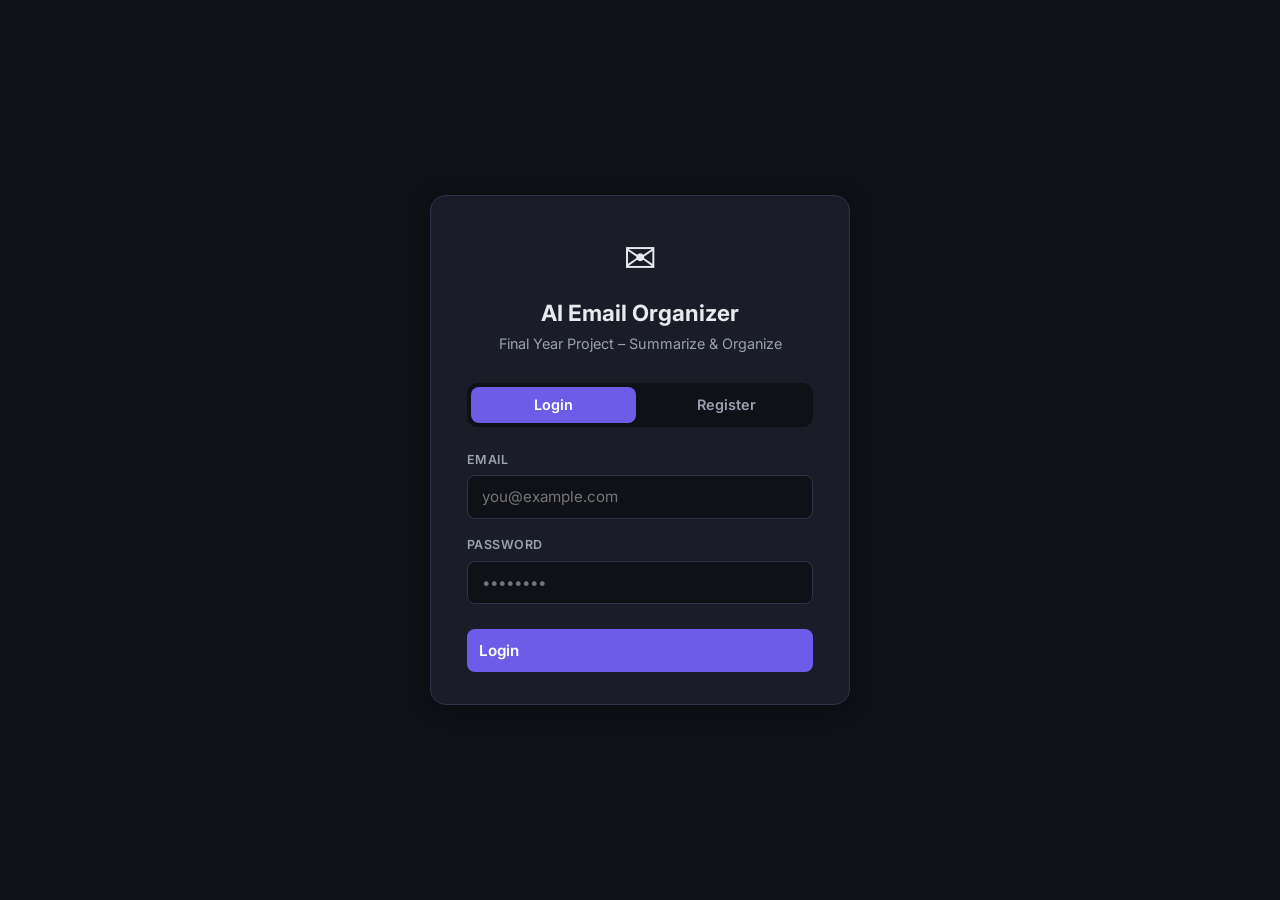
<file: static/login.html>
<!DOCTYPE html>
<html lang="en">
<head>
  <meta charset="UTF-8" />
  <meta name="viewport" content="width=device-width, initial-scale=1.0" />
  <title>Login – AI Email Organizer</title>
  <link rel="stylesheet" href="/static/style.css" />
  <link href="https://fonts.googleapis.com/css2?family=Inter:wght@400;500;600;700&display=swap" rel="stylesheet" />
  <style>
    body {
      display: flex;
      align-items: center;
      justify-content: center;
      min-height: 100vh;
      background: var(--bg);
      margin: 0;
    }
    .auth-card {
      background: var(--surface);
      border: 1px solid var(--border);
      border-radius: 16px;
      width: 100%;
      max-width: 420px;
      padding: 2rem 2.25rem;
      box-shadow: var(--shadow);
    }
    .auth-logo {
      text-align: center;
      margin-bottom: 1.75rem;
    }
    .auth-logo .icon {
      font-size: 2.5rem;
      display: block;
      margin-bottom: 0.5rem;
    }
    .auth-logo h1 {
      font-size: 1.4rem;
      font-weight: 700;
    }
    .auth-logo p {
      color: var(--text-muted);
      font-size: 0.9rem;
      margin-top: 0.25rem;
    }
    .tabs {
      display: flex;
      gap: 0.5rem;
      margin-bottom: 1.5rem;
      background: var(--bg);
      border-radius: 10px;
      padding: 4px;
    }
    .tab {
      flex: 1;
      text-align: center;
      padding: 0.6rem;
      border-radius: 8px;
      cursor: pointer;
      font-weight: 600;
      font-size: 0.9rem;
      color: var(--text-muted);
      border: none;
      background: transparent;
      font-family: inherit;
    }
    .tab.active {
      background: var(--primary);
      color: white;
    }
    .form-group { margin-bottom: 1.1rem; }
    .form-group label {
      display: block;
      font-size: 0.78rem;
      font-weight: 600;
      color: var(--text-muted);
      margin-bottom: 0.35rem;
      text-transform: uppercase;
      letter-spacing: 0.04em;
    }
    .form-group input {
      width: 100%;
      background: var(--bg);
      border: 1px solid var(--border);
      border-radius: 8px;
      padding: 0.7rem 0.9rem;
      color: var(--text);
      font-size: 0.95rem;
      font-family: inherit;
    }
    .form-group input:focus {
      outline: none;
      border-color: var(--primary);
    }
    .auth-btn {
      width: 100%;
      margin-top: 0.5rem;
      padding: 0.75rem;
      font-size: 0.95rem;
    }
    .auth-error {
      background: rgba(231, 76, 60, 0.15);
      color: var(--danger);
      padding: 0.65rem 0.9rem;
      border-radius: 8px;
      font-size: 0.85rem;
      margin-bottom: 1rem;
      display: none;
    }
</style>
</head>
<body>
  <div class="auth-card">
    <div class="auth-logo">
      <span class="icon">✉</span>
      <h1>AI Email Organizer</h1>
      <p>Final Year Project – Summarize & Organize</p>
    </div>

    <div class="tabs">
      <button class="tab active" id="tab-login">Login</button>
      <button class="tab" id="tab-register">Register</button>
    </div>

    <div class="auth-error" id="auth-error"></div>

    <!-- Login form -->
    <form id="login-form">
      <div class="form-group">
        <label>Email</label>
        <input type="email" id="login-email" placeholder="you@example.com" required />
      </div>
      <div class="form-group">
        <label>Password</label>
        <input type="password" id="login-password" placeholder="••••••••" required minlength="6" />
      </div>
      <button type="submit" class="btn btn-primary auth-btn">Login</button>
    </form>

    <!-- Register form (hidden by default) -->
    <form id="register-form" style="display:none;">
      <div class="form-group">
        <label>Full Name</label>
        <input type="text" id="reg-name" placeholder="Your name" required minlength="2" />
      </div>
      <div class="form-group">
        <label>Email</label>
        <input type="email" id="reg-email" placeholder="you@example.com" required />
      </div>
      <div class="form-group">
        <label>Password</label>
        <input type="password" id="reg-password" placeholder="At least 6 characters" required minlength="6" />
      </div>
      <button type="submit" class="btn btn-primary auth-btn">Create Account</button>
    </form>
</div>

  <script>
    // Redirect if already logged in
    if (localStorage.getItem("token")) {
      window.location.href = "/";
    }

    const tabLogin = document.getElementById("tab-login");
    const tabRegister = document.getElementById("tab-register");
    const loginForm = document.getElementById("login-form");
    const registerForm = document.getElementById("register-form");
    const errorEl = document.getElementById("auth-error");

    tabLogin.addEventListener("click", () => {
      tabLogin.classList.add("active");
      tabRegister.classList.remove("active");
      loginForm.style.display = "block";
      registerForm.style.display = "none";
      errorEl.style.display = "none";
    });

    tabRegister.addEventListener("click", () => {
      tabRegister.classList.add("active");
      tabLogin.classList.remove("active");
      registerForm.style.display = "block";
      loginForm.style.display = "none";
      errorEl.style.display = "none";
    });

    function showError(msg) {
      errorEl.textContent = msg;
      errorEl.style.display = "block";
    }

    function saveSession(data) {
      localStorage.setItem("token", data.access_token);
      localStorage.setItem("user", JSON.stringify(data.user));
      window.location.href = "/";
    }

    loginForm.addEventListener("submit", async (e) => {
      e.preventDefault();
      errorEl.style.display = "none";
      try {
        const res = await fetch("/api/auth/login", {
          method: "POST",
          headers: { "Content-Type": "application/json" },
          body: JSON.stringify({
            email: document.getElementById("login-email").value.trim(),
            password: document.getElementById("login-password").value,
          }),
        });
        const data = await res.json();
        if (!res.ok) throw new Error(data.detail || "Login failed");
        saveSession(data);
      } catch (err) {
        showError(err.message);
      }
    });

    registerForm.addEventListener("submit", async (e) => {
      e.preventDefault();
      errorEl.style.display = "none";
      try {
        const res = await fetch("/api/auth/register", {
          method: "POST",
          headers: { "Content-Type": "application/json" },
          body: JSON.stringify({
            full_name: document.getElementById("reg-name").value.trim(),
            email: document.getElementById("reg-email").value.trim(),
            password: document.getElementById("reg-password").value,
          }),
        });
        const data = await res.json();
        if (!res.ok) throw new Error(data.detail || "Registration failed");
        saveSession(data);
      } catch (err) {
        showError(err.message);
      }
    });
  </script>
</body>
</html>
</file>
<file: static/style.css>
:root {
  --bg: #0f1117;
  --surface: #1a1d27;
  --surface-2: #242836;
  --border: #2e3348;
  --text: #e8eaed;
  --text-muted: #9aa0b0;
  --primary: #6c5ce7;
  --primary-hover: #5a4bd1;
  --danger: #e74c3c;
  --success: #2ecc71;
  --high: #ff6b6b;
  --medium: #feca57;
  --low: #48dbfb;
  --radius: 10px;
  --shadow: 0 4px 24px rgba(0, 0, 0, 0.4);
  --font: "Inter", system-ui, -apple-system, sans-serif;
}

* {
  box-sizing: border-box;
  margin: 0;
  padding: 0;
}

body {
  font-family: var(--font);
  background: var(--bg);
  color: var(--text);
  min-height: 100vh;
  line-height: 1.5;
}

.app {
  display: grid;
  grid-template-columns: 240px 1fr 0fr;
  height: 100vh;
  transition: grid-template-columns 0.25s ease;
}

.app.detail-open {
  grid-template-columns: 240px 1fr 380px;
}

/* Sidebar */
.sidebar {
  background: var(--surface);
  border-right: 1px solid var(--border);
  display: flex;
  flex-direction: column;
  padding: 1.25rem 0.75rem;
}

.logo {
  display: flex;
  align-items: center;
  gap: 0.6rem;
  font-weight: 700;
  font-size: 1.15rem;
  padding: 0.5rem 0.75rem 1.5rem;
  color: var(--text);
}

.logo-icon {
  font-size: 1.4rem;
}

.nav {
  display: flex;
  flex-direction: column;
  gap: 0.25rem;
  flex: 1;
}

.nav-btn {
  display: flex;
  align-items: center;
  gap: 0.6rem;
  background: transparent;
  border: none;
  color: var(--text-muted);
  padding: 0.65rem 0.85rem;
  border-radius: 8px;
  cursor: pointer;
  font-size: 0.9rem;
  font-weight: 500;
  text-align: left;
  transition: all 0.15s;
  width: 100%;
}

.nav-btn:hover {
  background: var(--surface-2);
  color: var(--text);
}

.nav-btn.active {
  background: rgba(108, 92, 231, 0.15);
  color: #a29bfe;
}

.badge {
  margin-left: auto;
  background: var(--surface-2);
  color: var(--text-muted);
  font-size: 0.75rem;
  padding: 0.15rem 0.5rem;
  border-radius: 999px;
  font-weight: 600;
}

.sidebar-footer {
  padding: 1rem 0.5rem 0.5rem;
  border-top: 1px solid var(--border);
}

/* Main */
.main {
  display: flex;
  flex-direction: column;
  overflow: hidden;
  background: var(--bg);
}

.header {
  display: flex;
  align-items: center;
  justify-content: space-between;
  padding: 1.25rem 1.75rem;
  border-bottom: 1px solid var(--border);
}

.header h1 {
  font-size: 1.35rem;
  font-weight: 600;
}

.header-actions {
  display: flex;
  gap: 0.75rem;
}

.stats-bar {
  display: flex;
  gap: 1rem;
  padding: 0.85rem 1.75rem;
  border-bottom: 1px solid var(--border);
  flex-wrap: wrap;
  background: var(--surface);
}

.stat-chip {
  background: var(--surface-2);
  padding: 0.35rem 0.75rem;
  border-radius: 999px;
  font-size: 0.8rem;
  color: var(--text-muted);
  display: flex;
  align-items: center;
  gap: 0.4rem;
}

.stat-chip strong {
  color: var(--text);
}

/* Email list */
.email-list {
  flex: 1;
  overflow-y: auto;
  padding: 0.75rem 1.25rem 1.5rem;
}

.email-card {
  background: var(--surface);
  border: 1px solid var(--border);
  border-radius: var(--radius);
  padding: 1rem 1.15rem;
  margin-bottom: 0.65rem;
  cursor: pointer;
  transition: all 0.15s;
  display: grid;
  grid-template-columns: 1fr auto;
  gap: 0.5rem;
}

.email-card:hover {
  border-color: var(--primary);
  transform: translateY(-1px);
  box-shadow: var(--shadow);
}

.email-card.active {
  border-color: var(--primary);
  background: rgba(108, 92, 231, 0.08);
}

.email-card-main {
  min-width: 0;
}

.email-top {
  display: flex;
  align-items: center;
  gap: 0.6rem;
  margin-bottom: 0.25rem;
}

.email-sender {
  font-weight: 600;
  font-size: 0.9rem;
  white-space: nowrap;
  overflow: hidden;
  text-overflow: ellipsis;
}

.email-date {
  font-size: 0.75rem;
  color: var(--text-muted);
  margin-left: auto;
  white-space: nowrap;
}

.email-subject {
  font-weight: 500;
  font-size: 0.95rem;
  margin-bottom: 0.3rem;
  white-space: nowrap;
  overflow: hidden;
  text-overflow: ellipsis;
}

.email-summary {
  font-size: 0.82rem;
  color: var(--text-muted);
  display: -webkit-box;
  -webkit-line-clamp: 2;
  -webkit-box-orient: vertical;
  overflow: hidden;
}

.email-tags {
  display: flex;
  flex-direction: column;
  align-items: flex-end;
  gap: 0.35rem;
}

.tag {
  font-size: 0.7rem;
  font-weight: 600;
  padding: 0.2rem 0.55rem;
  border-radius: 6px;
  text-transform: uppercase;
  letter-spacing: 0.03em;
}

.tag-category {
  background: rgba(108, 92, 231, 0.2);
  color: #a29bfe;
}

.tag-priority-High {
  background: rgba(255, 107, 107, 0.2);
  color: var(--high);
}

.tag-priority-Medium {
  background: rgba(254, 202, 87, 0.2);
  color: var(--medium);
}

.tag-priority-Low {
  background: rgba(72, 219, 251, 0.2);
  color: var(--low);
}

.empty-state {
  text-align: center;
  padding: 4rem 2rem;
  color: var(--text-muted);
}

.empty-state p {
  margin-bottom: 1.25rem;
  font-size: 1.05rem;
}

/* Detail panel */
.detail-panel {
  background: var(--surface);
  border-left: 1px solid var(--border);
  overflow-y: auto;
  display: flex;
  flex-direction: column;
  padding: 0;
  opacity: 0;
  pointer-events: none;
  transition: opacity 0.2s;
}

.app.detail-open .detail-panel {
  opacity: 1;
  pointer-events: auto;
}

.detail-header {
  padding: 1.25rem 1.25rem 0.75rem;
  display: flex;
  align-items: flex-start;
  gap: 0.75rem;
}

.close-detail {
  background: transparent;
  border: none;
  color: var(--text-muted);
  font-size: 1.1rem;
  cursor: pointer;
  padding: 0.25rem;
  line-height: 1;
  margin-top: 0.15rem;
}

.close-detail:hover {
  color: var(--text);
}

#detail-subject {
  font-size: 1.1rem;
  font-weight: 600;
  flex: 1;
  line-height: 1.35;
}

.detail-meta {
  padding: 0 1.25rem 1rem;
  font-size: 0.85rem;
  color: var(--text-muted);
  display: flex;
  flex-wrap: wrap;
  gap: 0.5rem 1rem;
}

.detail-section {
  padding: 0 1.25rem 1.25rem;
}

.detail-section h3 {
  font-size: 0.75rem;
  text-transform: uppercase;
  letter-spacing: 0.06em;
  color: var(--text-muted);
  margin-bottom: 0.5rem;
  font-weight: 600;
}

.summary-box {
  background: var(--surface-2);
  border-radius: 8px;
  padding: 0.85rem 1rem;
  font-size: 0.9rem;
  line-height: 1.55;
  border-left: 3px solid var(--primary);
}

.action-list {
  list-style: none;
}

.action-list li {
  background: var(--surface-2);
  border-radius: 6px;
  padding: 0.6rem 0.85rem;
  margin-bottom: 0.4rem;
  font-size: 0.85rem;
  position: relative;
  padding-left: 1.75rem;
}

.action-list li::before {
  content: "✓";
  position: absolute;
  left: 0.65rem;
  color: var(--success);
  font-weight: 700;
}

.action-list:empty::after {
  content: "No action items detected";
  color: var(--text-muted);
  font-size: 0.85rem;
}

.body-box {
  background: var(--bg);
  border: 1px solid var(--border);
  border-radius: 8px;
  padding: 1rem;
  font-size: 0.88rem;
  line-height: 1.6;
  white-space: pre-wrap;
  max-height: 280px;
  overflow-y: auto;
}

.detail-actions-bar {
  margin-top: auto;
  padding: 1rem 1.25rem;
  border-top: 1px solid var(--border);
  display: flex;
  flex-wrap: wrap;
  gap: 0.5rem;
  align-items: center;
}

/* Buttons & form */
.btn {
  border: none;
  border-radius: 8px;
  padding: 0.55rem 1.1rem;
  font-size: 0.9rem;
  font-weight: 600;
  cursor: pointer;
  font-family: inherit;
  transition: all 0.15s;
  display: inline-flex;
  align-items: center;
  gap: 0.4rem;
}

.btn-primary {
  background: var(--primary);
  color: white;
}

.btn-primary:hover {
  background: var(--primary-hover);
}

.btn-outline {
  background: transparent;
  border: 1px solid var(--border);
  color: var(--text-muted);
}

.btn-outline:hover {
  border-color: var(--text-muted);
  color: var(--text);
}

.btn-danger {
  background: rgba(231, 76, 60, 0.15);
  color: var(--danger);
}

.btn-danger:hover {
  background: rgba(231, 76, 60, 0.3);
}

.btn-sm {
  padding: 0.4rem 0.75rem;
  font-size: 0.8rem;
}

.select {
  background: var(--surface-2);
  border: 1px solid var(--border);
  color: var(--text);
  border-radius: 6px;
  padding: 0.4rem 0.6rem;
  font-size: 0.8rem;
  font-family: inherit;
  cursor: pointer;
}

/* Modal */
.modal-overlay {
  position: fixed;
  inset: 0;
  background: rgba(0, 0, 0, 0.65);
  display: flex;
  align-items: center;
  justify-content: center;
  z-index: 100;
  opacity: 0;
  pointer-events: none;
  transition: opacity 0.2s;
}

.modal-overlay.open {
  opacity: 1;
  pointer-events: auto;
}

.modal {
  background: var(--surface);
  border: 1px solid var(--border);
  border-radius: 14px;
  width: 95%;
  max-width: 520px;
  box-shadow: var(--shadow);
  transform: translateY(12px);
  transition: transform 0.2s;
}

.modal-overlay.open .modal {
  transform: translateY(0);
}

.modal-header {
  display: flex;
  align-items: center;
  justify-content: space-between;
  padding: 1.15rem 1.35rem;
  border-bottom: 1px solid var(--border);
}

.modal-header h2 {
  font-size: 1.15rem;
}

.close-modal {
  background: transparent;
  border: none;
  color: var(--text-muted);
  font-size: 1.2rem;
  cursor: pointer;
}

.close-modal:hover {
  color: var(--text);
}

#email-form {
  padding: 1.25rem 1.35rem 1.5rem;
}

.form-group {
  margin-bottom: 1rem;
}

.form-group label {
  display: block;
  font-size: 0.8rem;
  font-weight: 600;
  color: var(--text-muted);
  margin-bottom: 0.35rem;
  text-transform: uppercase;
  letter-spacing: 0.04em;
}

.form-group input,
.form-group textarea {
  width: 100%;
  background: var(--bg);
  border: 1px solid var(--border);
  border-radius: 8px;
  padding: 0.65rem 0.85rem;
  color: var(--text);
  font-family: inherit;
  font-size: 0.95rem;
  resize: vertical;
}

.form-group input:focus,
.form-group textarea:focus {
  outline: none;
  border-color: var(--primary);
}

.form-actions {
  display: flex;
  justify-content: flex-end;
  gap: 0.65rem;
  margin-top: 1.25rem;
}

/* Toast */
.toast {
  position: fixed;
  bottom: 1.5rem;
  left: 50%;
  transform: translateX(-50%) translateY(80px);
  background: var(--surface-2);
  color: var(--text);
  padding: 0.75rem 1.35rem;
  border-radius: 8px;
  border: 1px solid var(--border);
  font-size: 0.9rem;
  font-weight: 500;
  z-index: 200;
  transition: transform 0.25s ease;
  box-shadow: var(--shadow);
}

.toast.show {
  transform: translateX(-50%) translateY(0);
}

.toast.success {
  border-color: var(--success);
}

.toast.error {
  border-color: var(--danger);
}

/* Scrollbar */
::-webkit-scrollbar {
  width: 8px;
}
::-webkit-scrollbar-track {
  background: transparent;
}
::-webkit-scrollbar-thumb {
  background: var(--border);
  border-radius: 4px;
}
::-webkit-scrollbar-thumb:hover {
  background: #3d4460;
}

/* Responsive */
@media (max-width: 900px) {
  .app {
    grid-template-columns: 1fr;
  }
  .sidebar {
    display: none;
  }
  .app.detail-open {
    grid-template-columns: 1fr;
  }
  .detail-panel {
    position: fixed;
    inset: 0;
    z-index: 50;
    opacity: 0;
  }
  .app.detail-open .detail-panel {
    opacity: 1;
  }
}

/* User info in sidebar */
.user-info {
  display: flex;
  align-items: center;
  gap: 0.7rem;
  padding: 0.75rem;
  margin: 0 0.25rem 1rem;
  background: var(--surface-2);
  border-radius: 10px;
}

.user-avatar {
  width: 36px;
  height: 36px;
  border-radius: 50%;
  background: var(--primary);
  color: white;
  display: flex;
  align-items: center;
  justify-content: center;
  font-weight: 700;
  font-size: 0.95rem;
  flex-shrink: 0;
}

.user-details {
  min-width: 0;
}

.user-name {
  font-weight: 600;
  font-size: 0.88rem;
  white-space: nowrap;
  overflow: hidden;
  text-overflow: ellipsis;
}

.user-email {
  font-size: 0.72rem;
  color: var(--text-muted);
  white-space: nowrap;
  overflow: hidden;
  text-overflow: ellipsis;
}

/* Inbox status box */
.inbox-status {
  margin: 0 0.5rem 1rem;
  padding: 0.75rem;
  background: var(--surface-2);
  border-radius: 10px;
  border: 1px solid var(--border);
}

.inbox-status-text {
  font-size: 0.78rem;
  color: var(--text-muted);
  line-height: 1.4;
}

.inbox-status.connected .inbox-status-text {
  color: var(--success);
}

.auth-error {
  background: rgba(231, 76, 60, 0.15);
  color: var(--danger);
  padding: 0.65rem 0.9rem;
  border-radius: 8px;
  font-size: 0.85rem;
}
</file>
